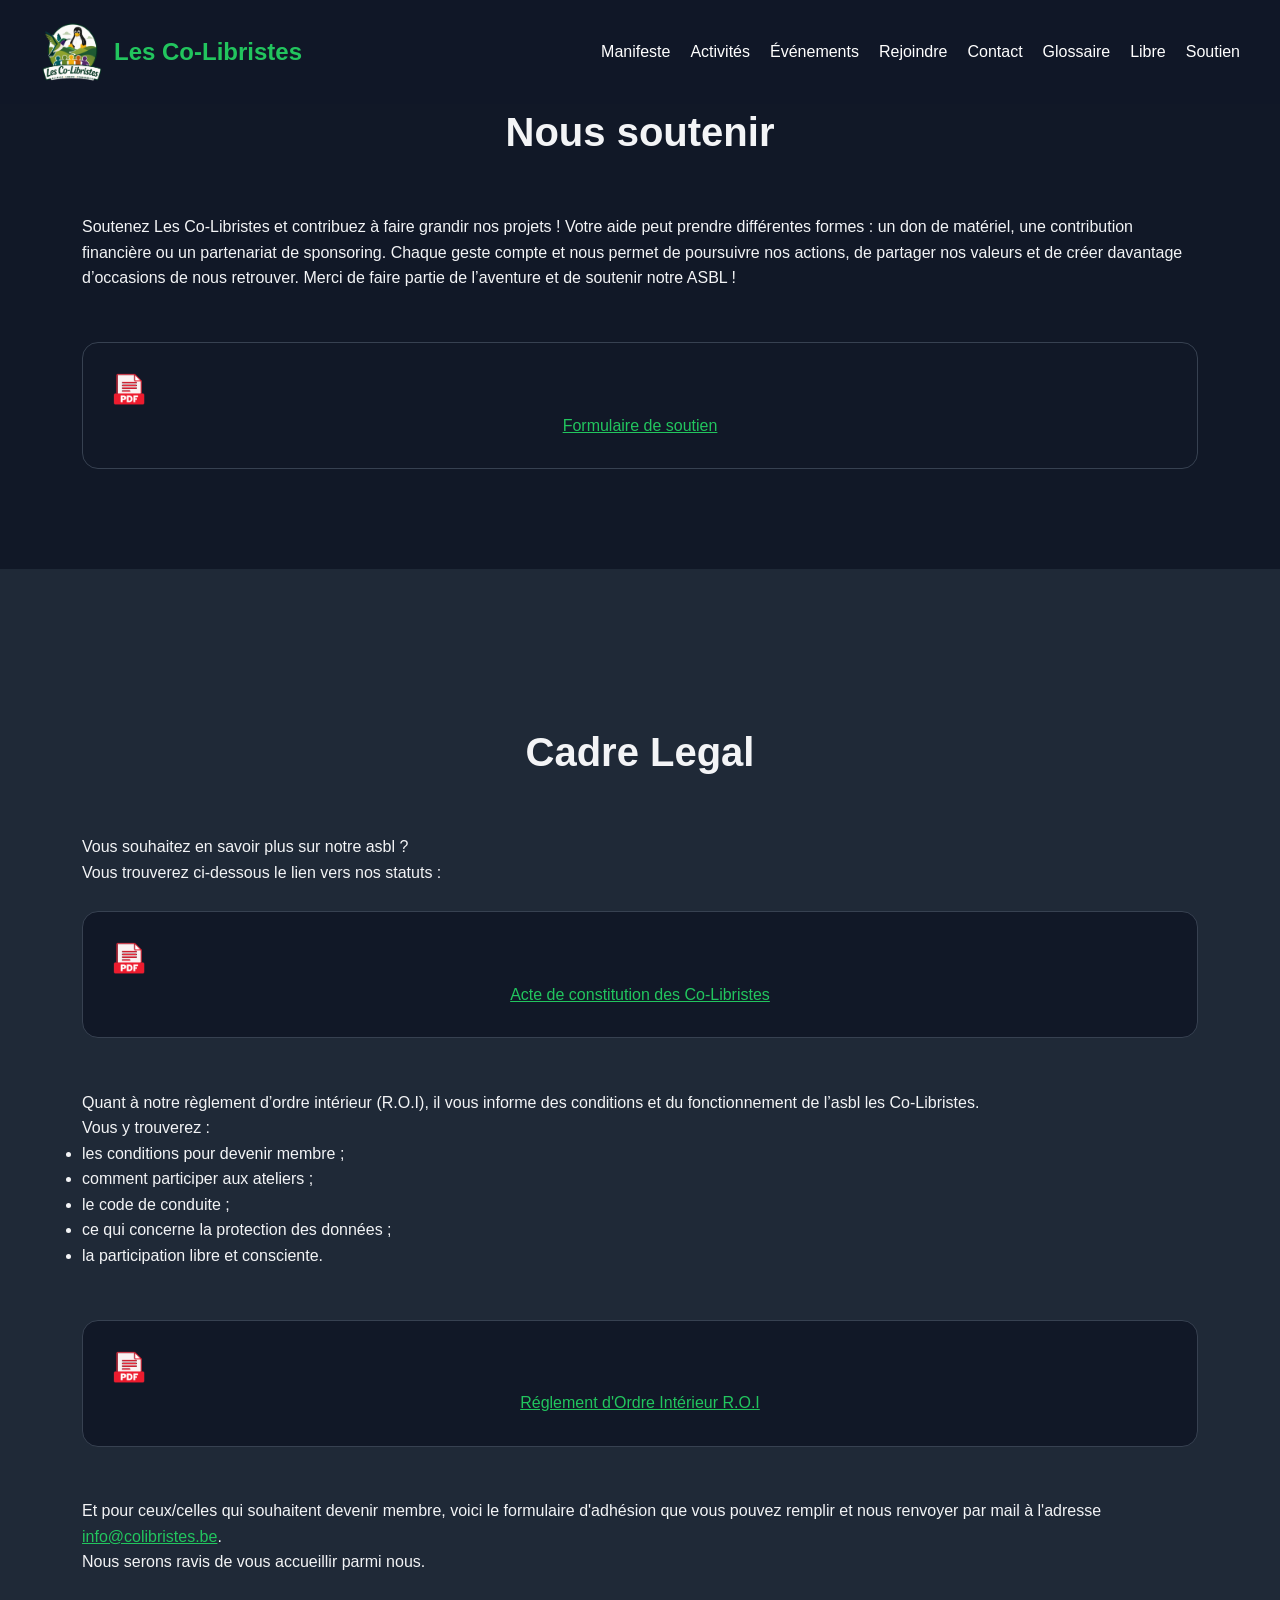
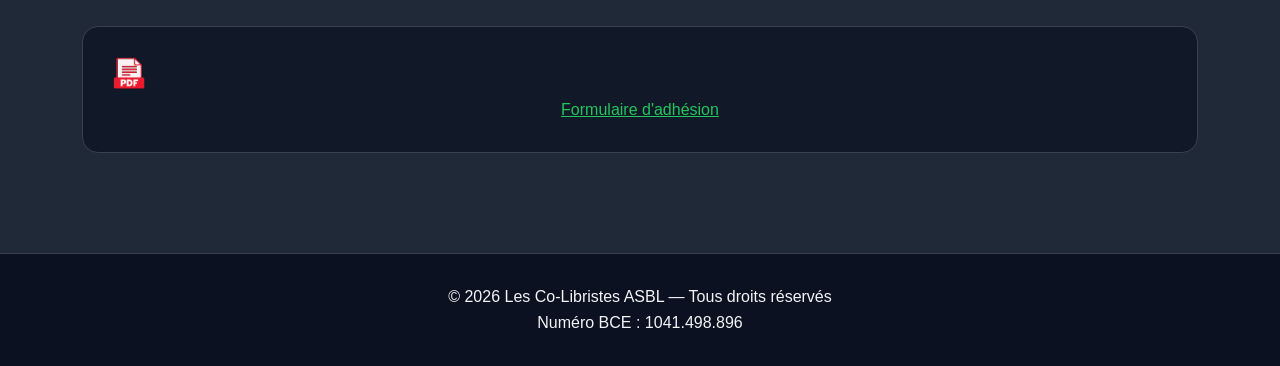
<file: cadre.html>
<!-- index.html -->
<!DOCTYPE html>
<html lang="fr">
<head>
    <meta charset="UTF-8">
    <meta name="viewport" content="width=device-width, initial-scale=1.0">
    <title>Les Co-Libristes ASBL</title>
    <link rel="icon" type="image/x-icon" href="img/icons8-linux-48.png">

    <link rel="stylesheet" href="style.css">
    <script src="script.js"></script>
</head>
<body>
    <header>
        <div include-html="menu.html"></div>
    </header>

    <section class="section">
        <div class="container">
            <h2>Nous soutenir</h2>
            <p>Soutenez Les Co-Libristes et contribuez à faire grandir nos projets ! Votre aide peut prendre différentes formes : un don de matériel, une contribution financière ou un partenariat de sponsoring. Chaque geste compte et nous permet de poursuivre nos actions, de partager nos valeurs et de créer davantage d’occasions de nous retrouver. Merci de faire partie de l’aventure et de soutenir notre ASBL !
            </p>
            <br><br>
             <div class="card">
                    <img src="img/pdf.png" width="32" alt="Fichier PDF">
                    <p align="center"><a href="doc/form_soutien.pdf" target="_blank">Formulaire de soutien </a></p>
            </div>

    </section>
    
    <section class="section alt">
        <div class="container">
            <br><br>
            <h2>Cadre Legal</h2>
            <p>Vous souhaitez en savoir plus sur notre asbl ?</p>
            <p>Vous trouverez ci-dessous le lien vers nos statuts :</p>
            <br>
            <div class="card">
                <img src="img/pdf.png" width="32" alt="Fichier PDF">
                <p align="center"><a href="doc/stat_Colibristes.pdf" target="_blank">Acte de constitution des Co-Libristes</a></p>
            </div>
            <br><br>
            <p>
                Quant à notre règlement d’ordre intérieur (R.O.I), il vous informe des conditions et du
                fonctionnement de l’asbl les Co-Libristes.<br>
                Vous y trouverez :
                <ul>
                    <li>les conditions pour devenir membre ;</li>
                    <li>comment participer aux ateliers ;</li>
                    <li>le code de conduite ;</li>
                    <li>ce qui concerne la protection des données ;</li>
                    <li>la participation libre et consciente.</li>
                </ul>
            </p>
            <br><br>
             <div class="card" id="roi">
                    <img src="img/pdf.png" width="32" alt="Fichier PDF">
                    <p align="center"><a href="doc/roi.pdf" target="_blank">Réglement d'Ordre Intérieur R.O.I </a></p>
            </div>
            <br><br>
            <p>Et pour ceux/celles qui souhaitent devenir membre, voici le formulaire d'adhésion que vous pouvez remplir et nous renvoyer par mail à l'adresse <a href="mailto:info@colibristes.be">info@colibristes.be</a>.<br>
            Nous serons ravis de vous accueillir parmi nous.</p>

            <br><br>
             <div class="card">
                    <img src="img/pdf.png" width="32" alt="Fichier PDF">
                    <p align="center"><a href="doc/form_adhesion.pdf" target="_blank">Formulaire d'adhésion </a></p>
            </div>
        </div>
    </section>
    
    <div include-html="footer.html"></div>
    <script>includeHTML();</script>
</body>
</file>
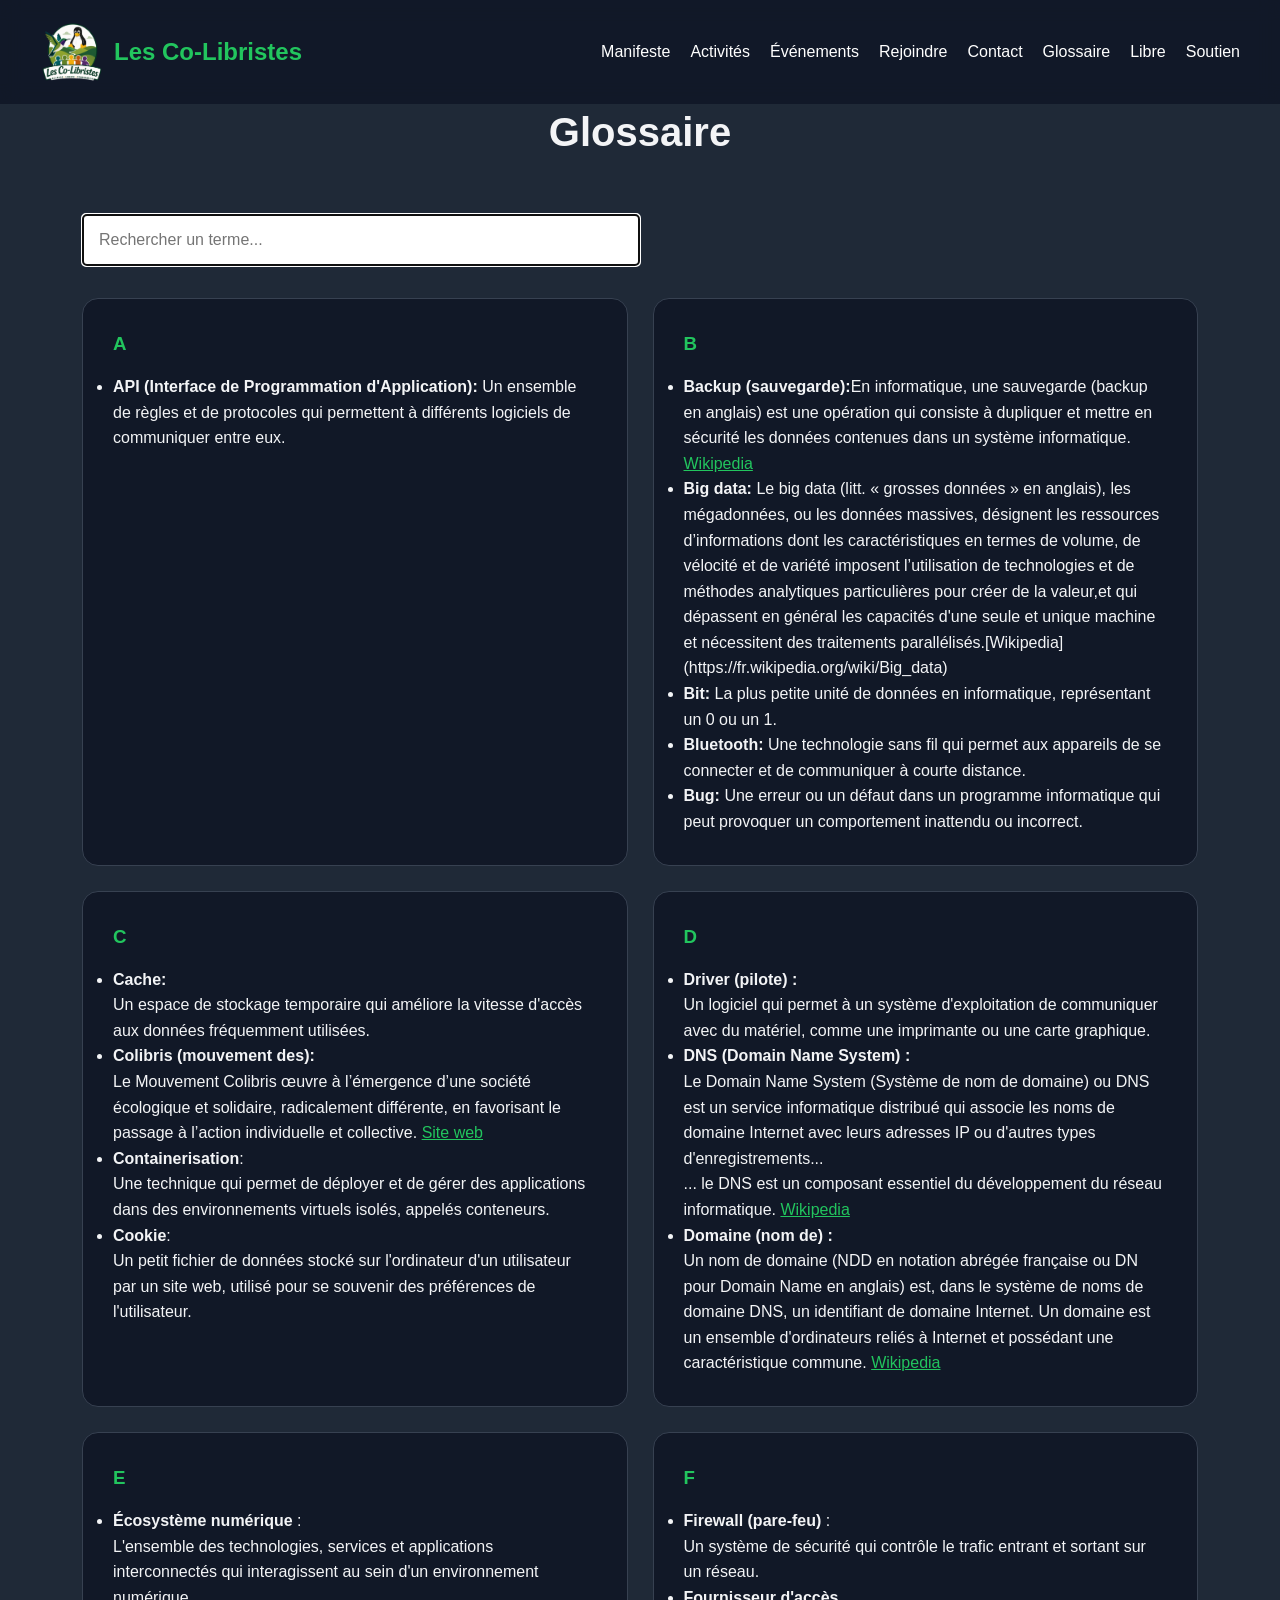
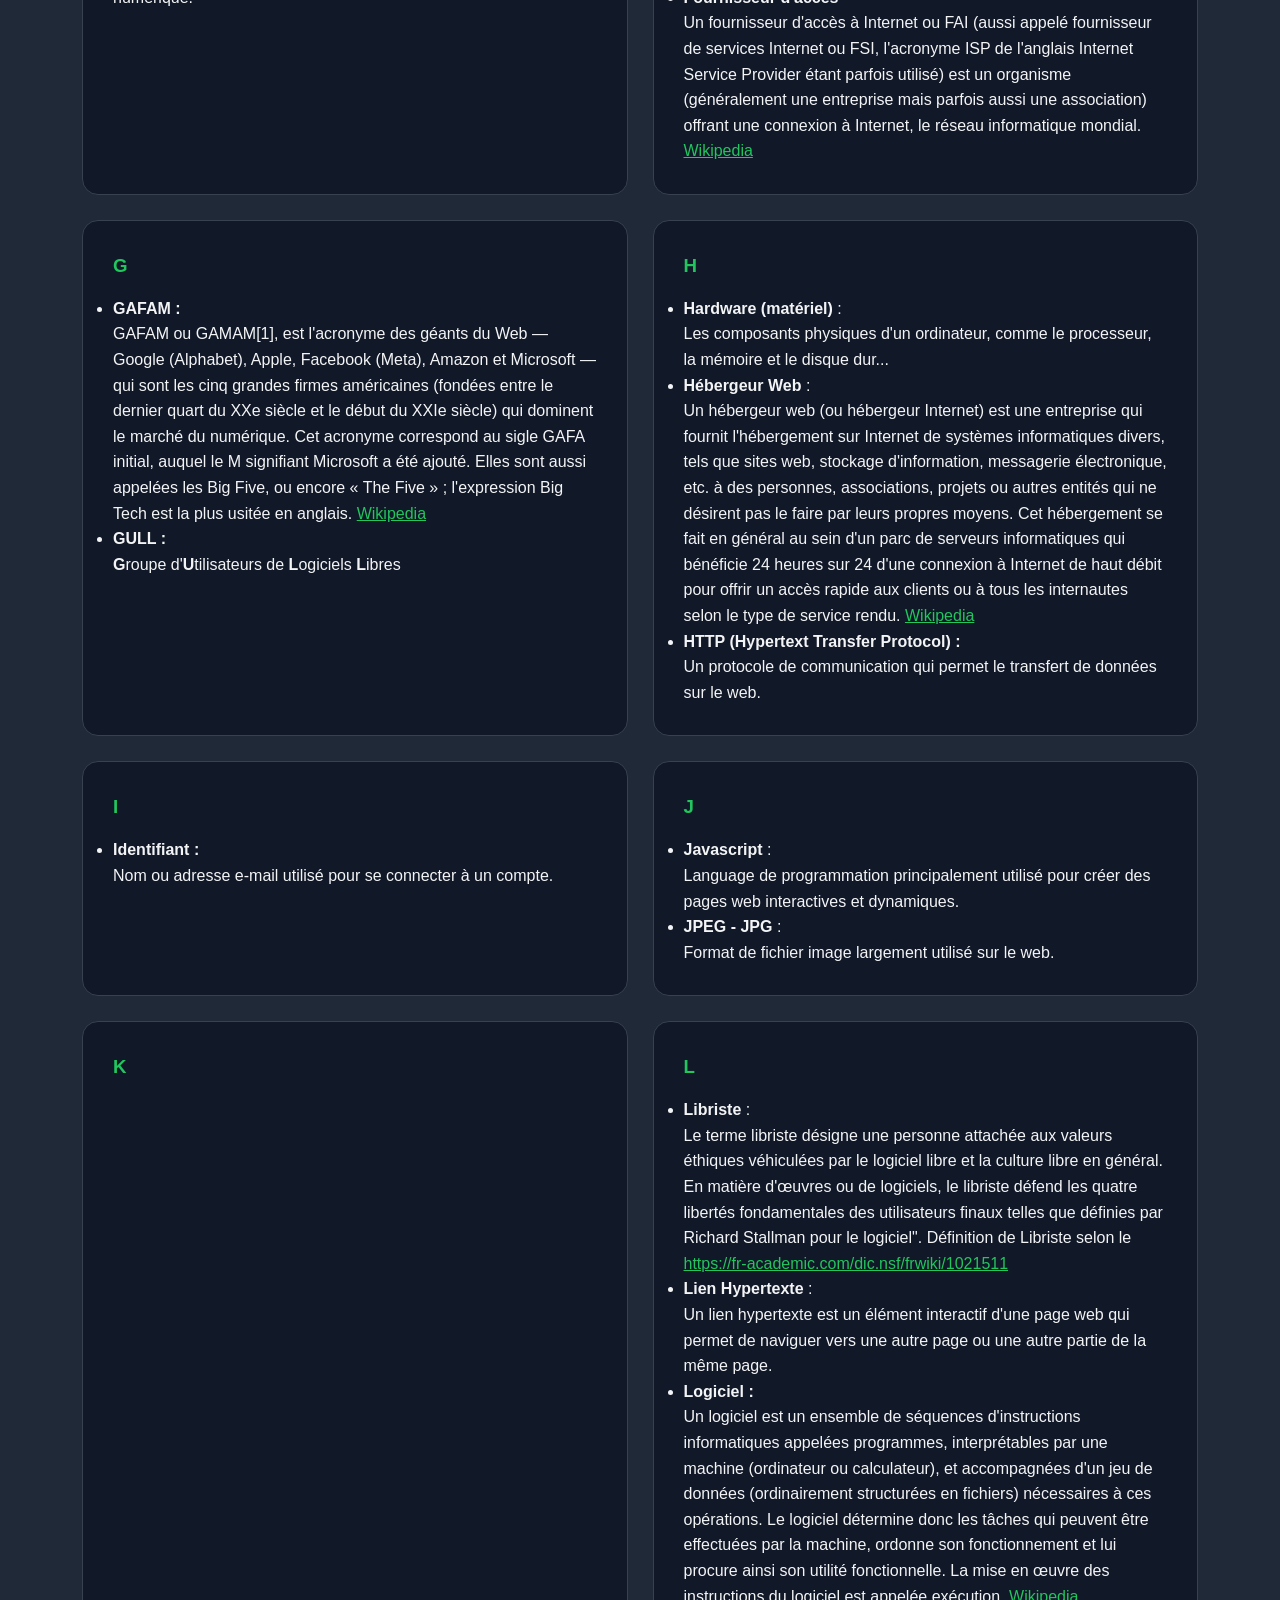
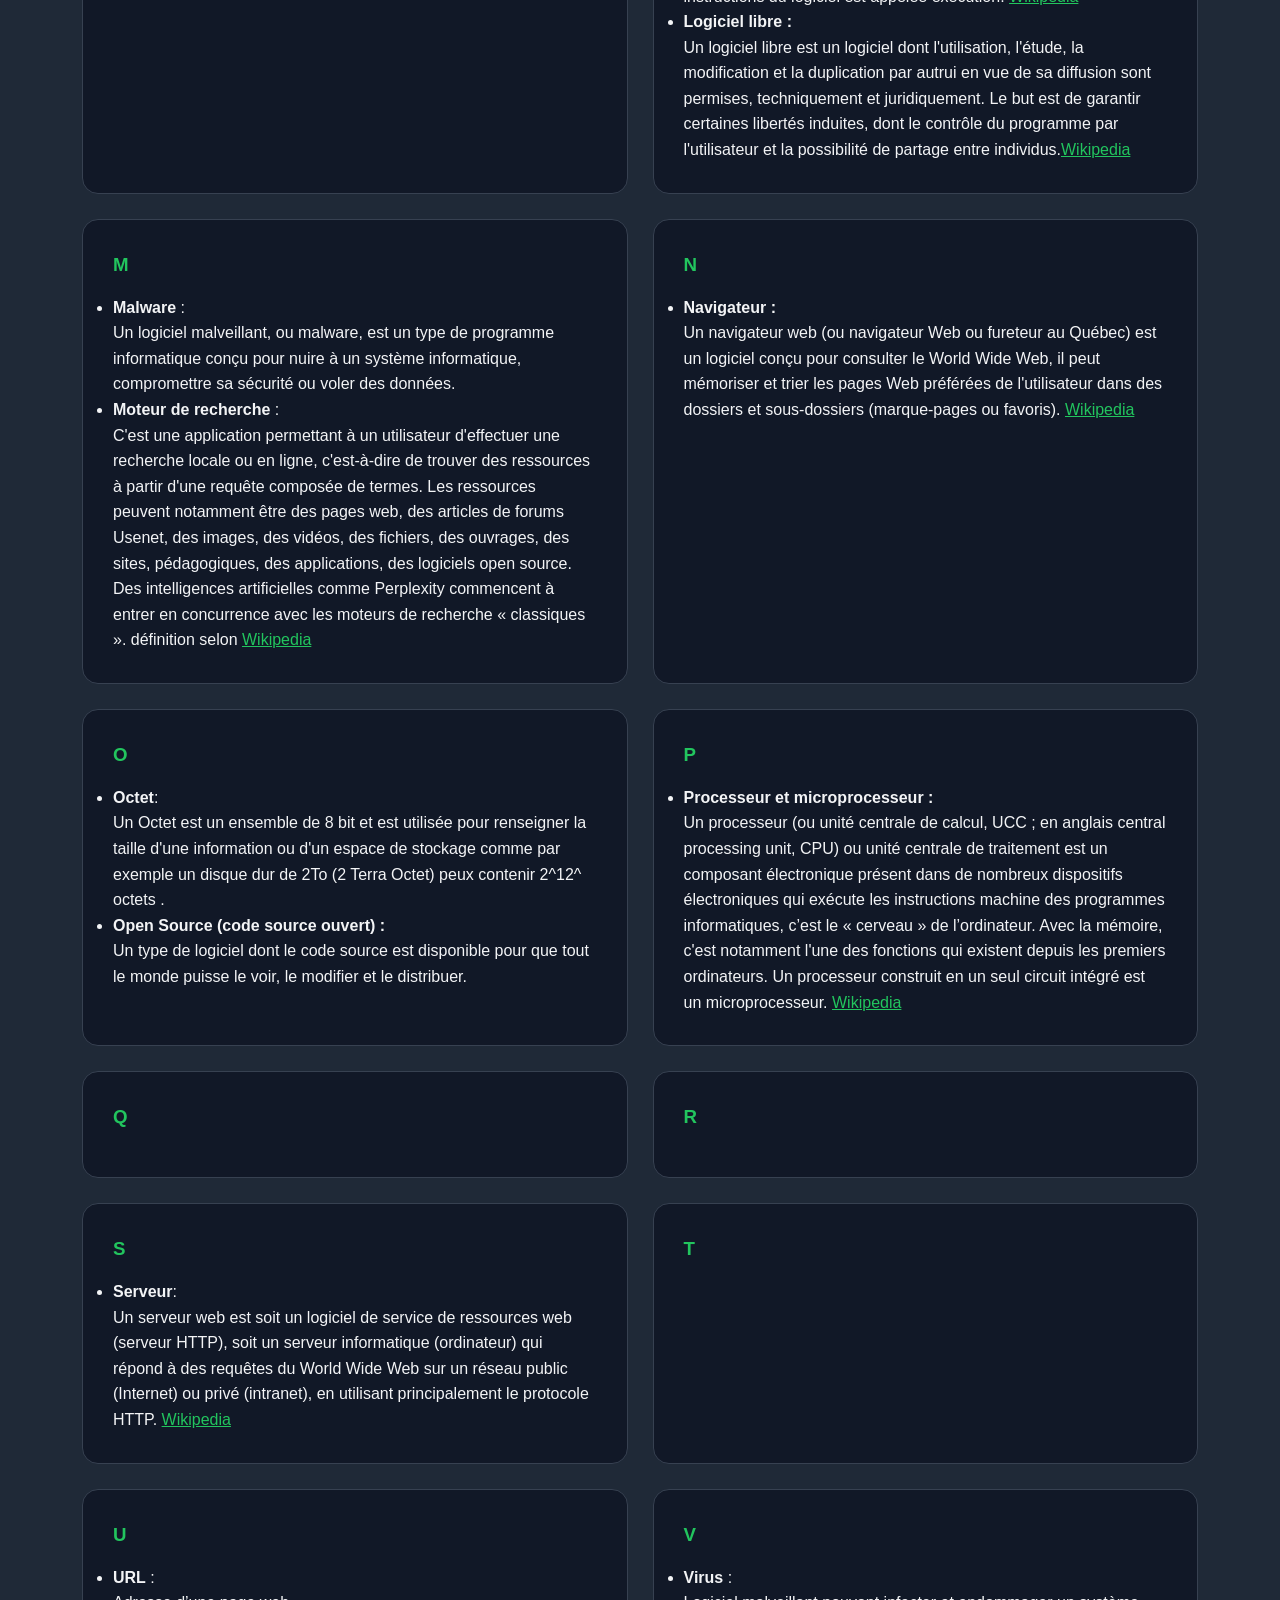
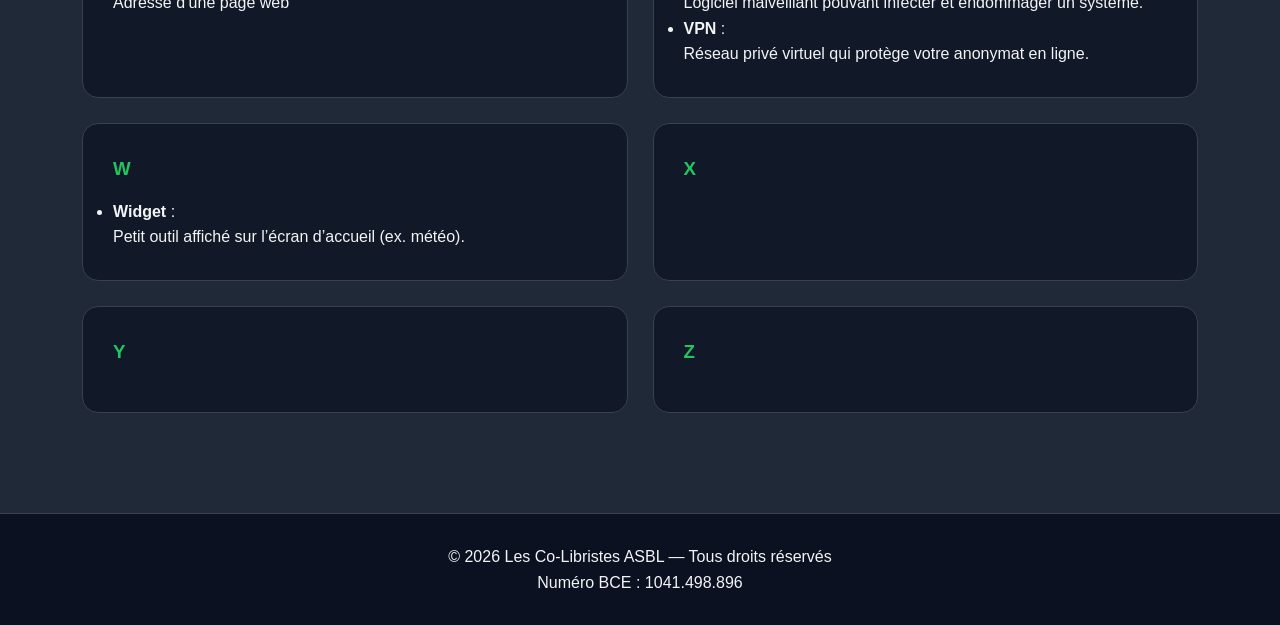
<file: glossaire.html>
<!-- index.html -->
<!DOCTYPE html>
<html lang="fr">
<head>
    <meta charset="UTF-8">
    <meta name="viewport" content="width=device-width, initial-scale=1.0">
    <title>Les Co-Libristes ASBL</title>
    <link rel="icon" type="image/x-icon" href="img/icons8-linux-48.png">

    <link rel="stylesheet" href="style.css">
    <script src="script.js"></script>
</head>
<body>

    <!-- HEADER -->
    <header class="hero3">
        <div include-html="menu.html"></div>
    </header>

    <!-- Glossaire -->
    <section id="about" class="section alt">
        <div class="container">
            <h2>Glossaire</h2>
              <div class="search-container">
                <input type="text" id="glossary-search" placeholder="Rechercher un terme..." aria-label="Rechercher dans le glossaire" autofocus>
            </div>

            <div class="content-grid-large">
                <div class="card">
                    <h3>A</h3>
                    <ul>
                        <li><strong>API (Interface de Programmation d'Application):</strong> Un ensemble de règles et de protocoles qui permettent à différents logiciels de communiquer entre eux.</li>
                    </ul>
                </div>
                 <div class="card">
                    <h3>B</h3>
                    <ul>
                        <li><strong>Backup (sauvegarde):</strong>En informatique, une sauvegarde (backup en anglais) est une opération qui consiste à dupliquer et mettre en sécurité les données contenues dans un système informatique. <a href="https://fr.wikipedia.org/wiki/Sauvegarde_%28informatique%29">Wikipedia</a></li>
                        <li><strong>Big data: </strong> Le big data (litt. « grosses données » en anglais), les mégadonnées, ou les données massives, désignent les ressources d’informations dont les caractéristiques en termes de volume, de vélocité et de variété imposent l’utilisation de technologies et de méthodes analytiques particulières pour créer de la valeur,et qui dépassent en général les capacités d'une seule et unique machine et nécessitent des traitements parallélisés.[Wikipedia](https://fr.wikipedia.org/wiki/Big_data) </li>
                        <li><strong>Bit:</strong> La plus petite unité de données en informatique, représentant un 0 ou un 1. </li>
                        <li><strong>Bluetooth: </strong>Une technologie sans fil qui permet aux appareils de se connecter et de communiquer à courte distance. </li>
                        <li><strong>Bug:</strong> Une erreur ou un défaut dans un programme informatique qui peut provoquer un comportement inattendu ou incorrect.</li>
                    </ul>
                </div>
                 <div class="card">
                    <h3>C</h3>
                    <ul>
                        <li><strong>Cache:</strong><br>
                        Un espace de stockage temporaire qui améliore la vitesse d'accès aux données fréquemment utilisées.</li>
                        <li><strong>Colibris (mouvement des):</strong><br>
                        Le Mouvement Colibris œuvre à l’émergence d’une société écologique et solidaire, radicalement différente, en favorisant le passage à l’action individuelle et collective. <a href="https://www.colibris-lemouvement.org/" target="_blank">Site web</a></li>
                        <li><strong>Containerisation</strong>:<br>
                        Une technique qui permet de déployer et de gérer des applications dans des environnements virtuels isolés, appelés conteneurs.</li>
                        <li><strong>Cookie</strong>:<br>
                        Un petit fichier de données stocké sur l'ordinateur d'un utilisateur par un site web, utilisé pour se souvenir des préférences de l'utilisateur.</li>
                    </ul>
                </div>
                 <div class="card">
                    <h3>D</h3>
                    <ul>
                        <li><strong>Driver (pilote) :</strong><br>
                        Un logiciel qui permet à un système d'exploitation de communiquer avec du matériel, comme une imprimante ou une carte graphique.</li>
                        <li><strong>DNS (Domain Name System) :</strong><br>
                        Le Domain Name System (Système de nom de domaine) ou DNS est un service informatique distribué qui associe les noms de domaine Internet avec leurs adresses IP ou d'autres types d'enregistrements...<br>
                        ... le DNS est un composant essentiel du développement du réseau informatique. <a href="https://fr.wikipedia.org/wiki/Domain_Name_System">Wikipedia</a></li>
                        <li><strong>Domaine (nom de) :</strong><br>
                        Un nom de domaine (NDD en notation abrégée française ou DN pour Domain Name en anglais) est, dans le système de noms de domaine DNS, un identifiant de domaine Internet. Un domaine est un ensemble d'ordinateurs reliés à Internet et possédant une caractéristique commune. <a href="https://fr.wikipedia.org/wiki/Nom_de_domaine">Wikipedia</a></li>
                    </ul>
                </div>
                 <div class="card">
                    <h3>E</h3>
                    <ul>
                        <li><strong>Écosystème numérique</strong> :<br>
                        L'ensemble des technologies, services et applications interconnectés qui interagissent au sein d'un environnement numérique.</li>
                    </ul>
                </div>
                 <div class="card">
                    <h3>F</h3>
                    <ul>
                        <li><strong>Firewall (pare-feu)</strong> :<br>
                        Un système de sécurité qui contrôle le trafic entrant et sortant sur un réseau.</li>
                        <li><strong>Fournisseur d'accès</strong><br>
                        Un fournisseur d'accès à Internet ou FAI (aussi appelé fournisseur de services Internet ou FSI, l'acronyme ISP de l'anglais Internet Service Provider étant parfois utilisé) est un organisme (généralement une entreprise mais parfois aussi une association) offrant une connexion à Internet, le réseau informatique mondial. <a href="https://fr.wikipedia.org/wiki/Fournisseur_d%27acc%C3%A8s_%C3%A0_Internet">Wikipedia</a></li>
                    </ul>
                </div>
                 <div class="card">
                    <h3>G</h3>
                    <ul>
                        <li><strong>GAFAM :</strong><br>
                        GAFAM ou GAMAM[1], est l'acronyme des géants du Web — Google (Alphabet), Apple, Facebook (Meta), Amazon et Microsoft — qui sont les cinq grandes firmes américaines (fondées entre le dernier quart du XXe siècle et le début du XXIe siècle) qui dominent le marché du numérique. Cet acronyme correspond au sigle GAFA initial, auquel le M signifiant Microsoft a été ajouté. Elles sont aussi appelées les Big Five, ou encore « The Five » ; l'expression Big Tech est la plus usitée en anglais. <a href="https://fr.wikipedia.org/wiki/GAFAM">Wikipedia</a></li>
                        <li><strong>GULL :</strong><br>
                        <strong>G</strong>roupe d'<strong>U</strong>tilisateurs de <strong>L</strong>ogiciels <strong>L</strong>ibres
                    </ul>
                </div>
                <div class="card">
                    <h3>H</h3>
                    <ul>
                        <li><strong>Hardware (matériel)</strong> :<br>
                        Les composants physiques d'un ordinateur, comme le processeur, la mémoire et le disque dur...</li>
                        <li><strong>Hébergeur Web</strong> :<br>
                        Un hébergeur web (ou hébergeur Internet) est une entreprise qui fournit l'hébergement sur Internet de systèmes informatiques divers, tels que sites web, stockage d'information, messagerie électronique, etc. à des personnes, associations, projets ou autres entités qui ne désirent pas le faire par leurs propres moyens. Cet hébergement se fait en général au sein d'un parc de serveurs informatiques qui bénéficie 24 heures sur 24 d'une connexion à Internet de haut débit pour offrir un accès rapide aux clients ou à tous les internautes selon le type de service rendu. <a href="https:/fr.wikipedia.org/wiki/H%C3%A9bergeur_web">Wikipedia</a></li>
                        <li><strong>HTTP (Hypertext Transfer Protocol) :</strong><br>
                        Un protocole de communication qui permet le transfert de données sur le web.</li>
                    </ul>
                </div>
                 <div class="card">
                    <h3>I</h3>
                        <ul>
                            <li><strong>Identifiant :</strong><br>
                            Nom ou adresse e-mail utilisé pour se connecter à un compte.</li>
                        </ul>
                </div>
                 <div class="card">
                    <h3>J</h3>
                        <ul>
                            <li><strong>Javascript</strong> :<br>
                            Language de programmation principalement utilisé pour créer des pages web interactives et dynamiques.</li>
                            <li><strong>JPEG - JPG </strong> :<br>
                            Format de fichier image largement utilisé sur le web.</li>
                        </ul>
                </div>
                <div class="card">
                    <h3>K</h3>
                    <p>
                    
                    </p>
                </div>
                <div class="card">
                    <h3>L</h3>
                    <ul>
                        <li><strong>Libriste</strong> :<br>
                        Le terme libriste désigne une personne attachée aux valeurs éthiques véhiculées par le logiciel libre et la culture libre en général. En matière d'œuvres ou de logiciels, le libriste défend les quatre libertés fondamentales des utilisateurs finaux telles que définies par Richard Stallman pour le logiciel". Définition de Libriste selon le <a href="https://fr-academic.com/dic.nsf/frwiki/1021511">https://fr-academic.com/dic.nsf/frwiki/1021511</a></li>

                        <li><strong>Lien Hypertexte</strong> :<br>
                        Un lien hypertexte est un élément interactif d'une page web qui permet de naviguer vers une autre page ou une autre partie de la même page.</li>

                        <li><strong>Logiciel :</strong><br>
                        Un logiciel est un ensemble de séquences d'instructions informatiques appelées programmes, interprétables par une machine (ordinateur ou calculateur), et accompagnées d'un jeu de données (ordinairement structurées en fichiers) nécessaires à ces opérations. Le logiciel détermine donc les tâches qui peuvent être effectuées par la machine, ordonne son fonctionnement et lui procure ainsi son utilité fonctionnelle. La mise en œuvre des instructions du logiciel est appelée exécution. <a href="https://fr.wikipedia.org/wiki/Logiciel">Wikipedia</a></li>
                    
                        <li><strong>Logiciel libre :</strong><br>
                        Un logiciel libre est un logiciel dont l'utilisation, l'étude, la modification et la duplication par autrui en vue de sa diffusion sont permises, techniquement et juridiquement. Le but est de garantir certaines libertés induites, dont le contrôle du programme par l'utilisateur et la possibilité de partage entre individus.<a href="https://fr.wikipedia.org/wiki/Logiciel_libre">Wikipedia</a></li>

                    </ul>
                </div>
                <div class="card">
                    <h3>M</h3>
                    <ul>
                        <li><strong>Malware</strong> :<br>
                        Un logiciel malveillant, ou malware, est un type de programme informatique conçu pour nuire à un système informatique, compromettre sa sécurité ou voler des données.</li>
                        
                        <li><strong>Moteur de recherche</strong> :<br>
                        C'est une application permettant à un utilisateur d'effectuer une recherche locale ou en ligne, c'est-à-dire de trouver des ressources à partir d'une requête composée de termes. Les ressources peuvent notamment être des pages web, des articles de forums Usenet, des images, des vidéos, des fichiers, des ouvrages, des sites, pédagogiques, des applications, des logiciels open source. Des intelligences artificielles comme Perplexity commencent à entrer en concurrence avec les moteurs de recherche « classiques ». définition selon <a href="https://fr.wikipedia.org/wiki/Moteur_de_recherche">Wikipedia</a></li>

                    </ul>
                </div>
                <div class="card">
                    <h3>N</h3>
                    <ul>
                        <li><strong>Navigateur :</strong><br>
                        Un navigateur web (ou navigateur Web ou fureteur au Québec) est un logiciel conçu pour consulter le World Wide Web, il peut mémoriser et trier les pages Web préférées de l'utilisateur dans des dossiers et sous-dossiers (marque-pages ou favoris). <a href="https://fr.wikipedia.org/wiki/Navigateur_web">Wikipedia</a></li>
                    </ul>
                </div>
                <div class="card">
                    <h3>O</h3>
                    <ul>
                        <li><strong>Octet</strong>:<br>
                        Un Octet est un ensemble de 8 bit et est utilisée pour renseigner la taille d'une information ou d'un espace de stockage comme par exemple un disque dur de 2To (2 Terra Octet) peux contenir 2^12^ octets .</li>
                        <li><strong>Open Source (code source ouvert) :</strong><br>
                        Un type de logiciel dont le code source est disponible pour que tout le monde puisse le voir, le modifier et le distribuer.</li>
                    </ul>
                </div>
                <div class="card">
                    <h3>P</h3>
                    <ul>
                        <li><strong>Processeur et microprocesseur :</strong><br>
                        Un processeur (ou unité centrale de calcul, UCC ; en anglais central processing unit, CPU) ou unité centrale de traitement est un composant électronique présent dans de nombreux dispositifs électroniques qui exécute les instructions machine des programmes informatiques, c’est le « cerveau » de l’ordinateur. Avec la mémoire, c'est notamment l'une des fonctions qui existent depuis les premiers ordinateurs. Un processeur construit en un seul circuit intégré est un microprocesseur. <a href="https://fr.wikipedia.org/wiki/Processeur">Wikipedia</a></li>
                    </ul>
                </div>
                <div class="card">
                    <h3>Q</h3>
                    <p>
                        
                    </p>
                </div>
                <div class="card">
                    <h3>R</h3>
                    <p>
                        
                    </p>
                </div>
                <div class="card">
                    <h3>S</h3>
                    <ul>
                        <li><strong>Serveur</strong>:<br>
                        Un serveur web est soit un logiciel de service de ressources web (serveur HTTP), soit un serveur informatique (ordinateur) qui répond à des requêtes du World Wide Web sur un réseau public (Internet) ou privé (intranet), en utilisant principalement le protocole HTTP. <a href="https://fr.wikipedia.org/wiki/Serveur_web">Wikipedia</a></li>
                    </ul>
                </div>
                <div class="card">
                    <h3>T</h3>
                    <p>
                        
                    </p>
                </div>
                <div class="card">
                    <h3>U</h3>
                    <ul>
                        <li><strong>URL</strong> :<br>
                        Adresse d’une page web</li>
                    </ul>
                </div>
                <div class="card">
                    <h3>V</h3>
                    <ul>
                        <li><strong>Virus</strong> :<br>
                        Logiciel malveillant pouvant infecter et endommager un système.</li>

                        <li><strong>VPN</strong> :<br>
                        Réseau privé virtuel qui protège votre anonymat en ligne.</li>
                    </ul>

                </div>
                <div class="card">
                    <h3>W</h3>
                    <ul>
                        <li><strong>Widget</strong> :<br>
                        Petit outil affiché sur l’écran d’accueil (ex. météo). </li>

                    </ul>
                </div>
                <div class="card">
                    <h3>X</h3>
                    <p>
                        
                    </p>
                </div>
                <div class="card">
                    <h3>Y</h3>
                    <p>
                        
                    </p>
                </div>
                <div class="card">
                    <h3>Z</h3>
                    <p>
                        
                    </p>
                </div>
            </div>
        </div>
    </section>

    <div include-html="footer.html"></div>
    <script>includeHTML();</script>
</body>
</html>
</file>
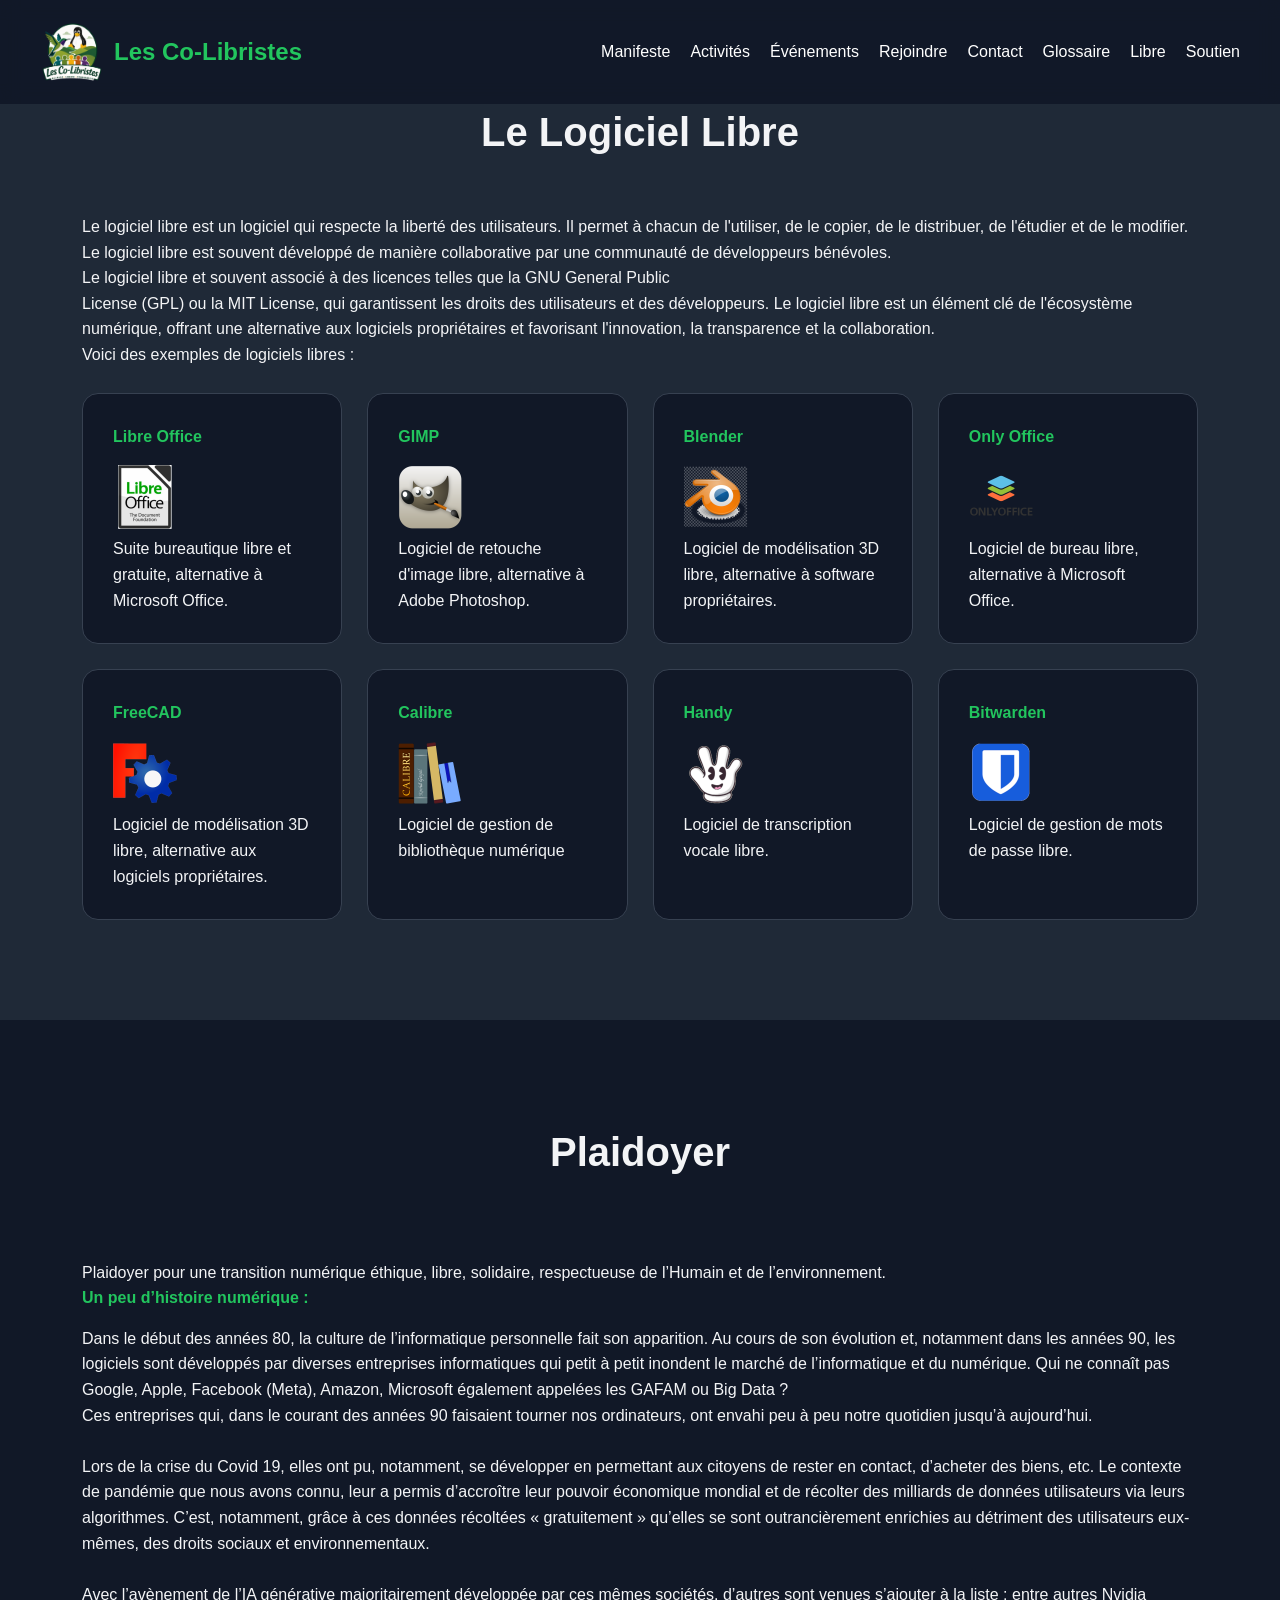
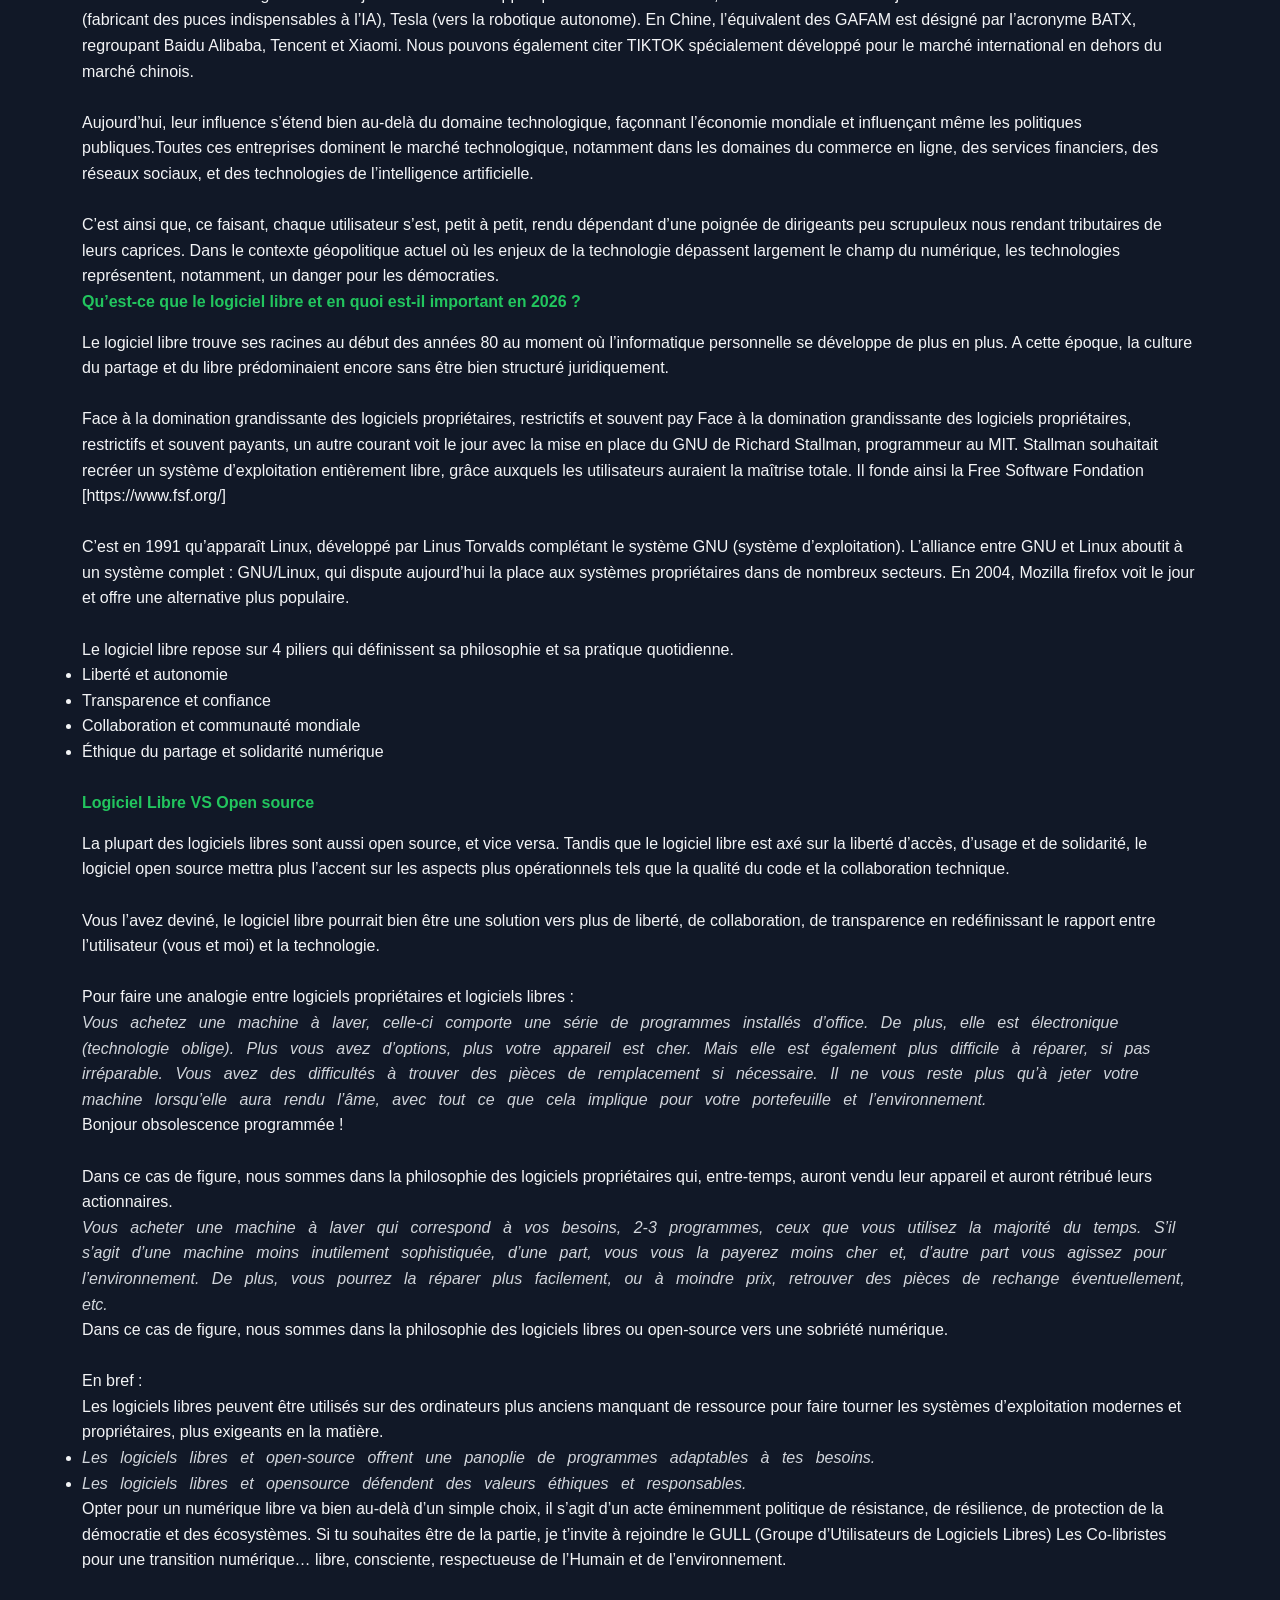
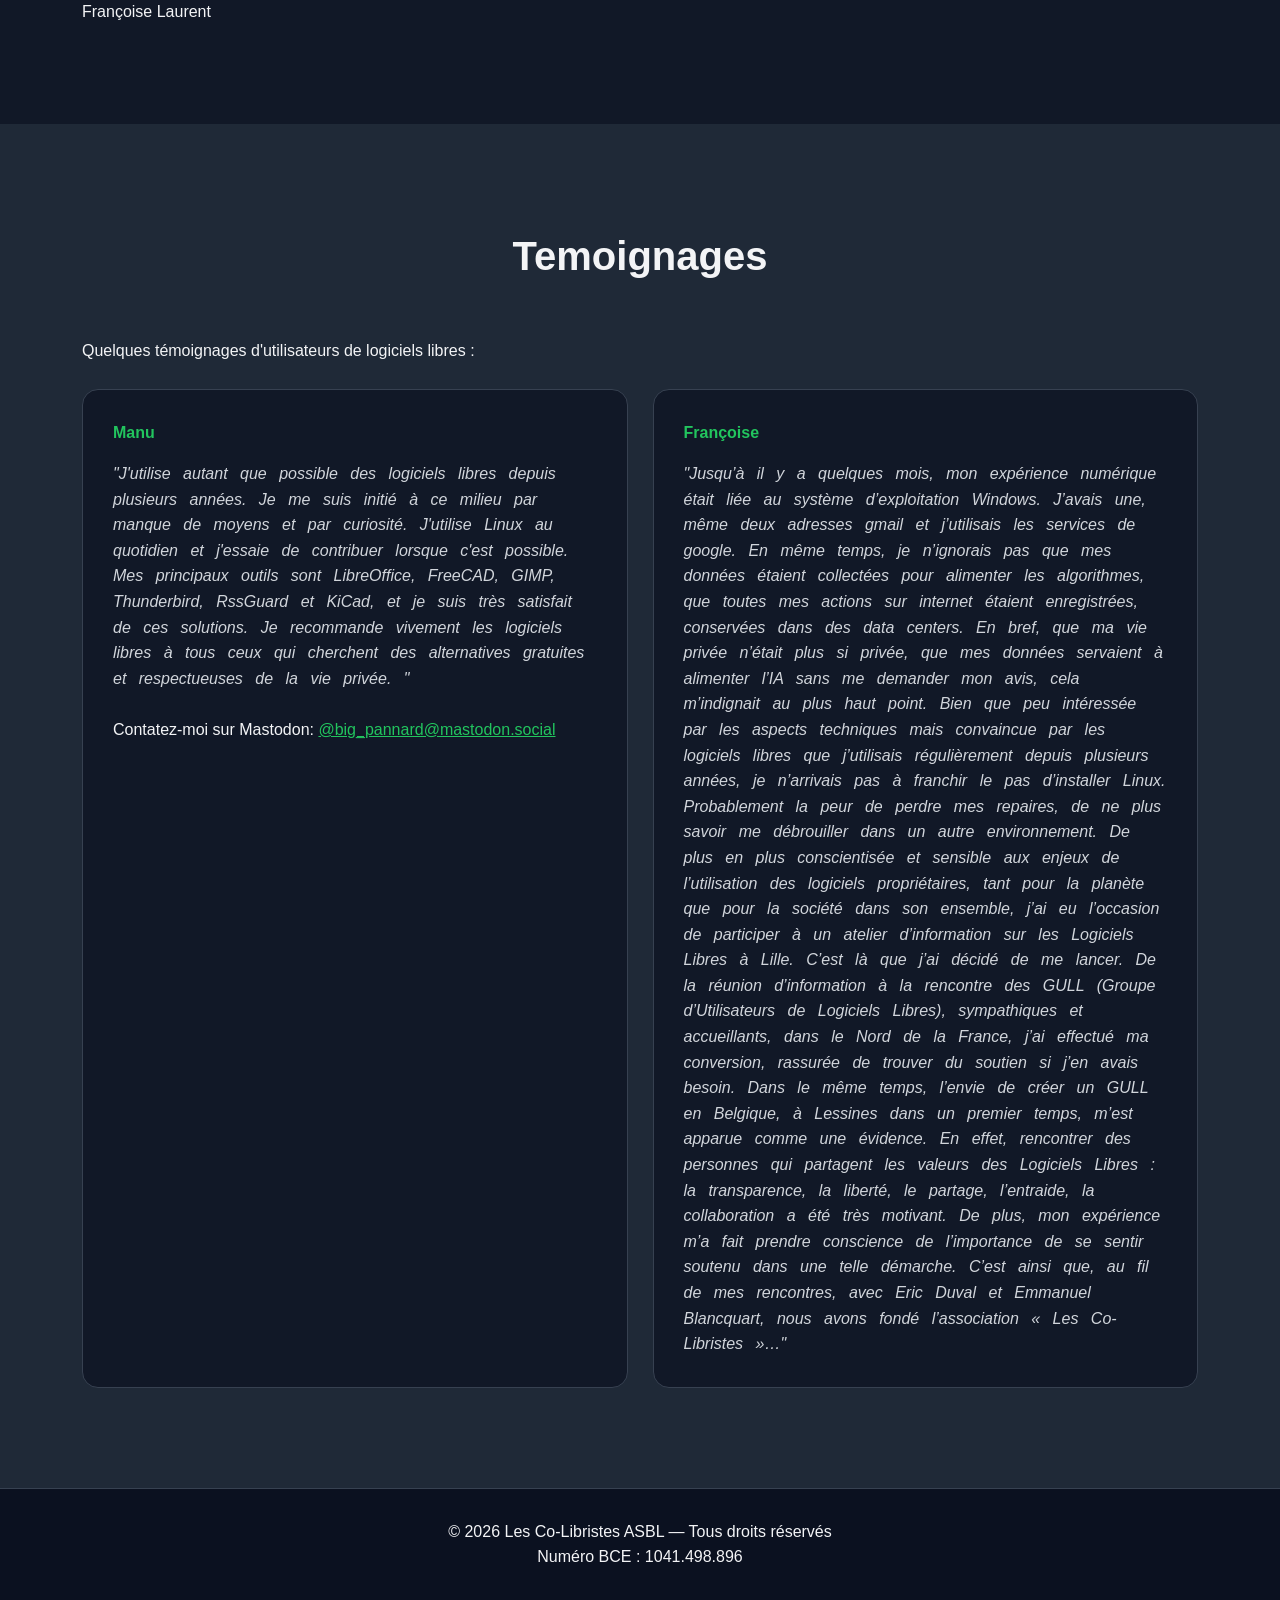
<file: libre.html>
<!-- index.html -->
<!DOCTYPE html>
<html lang="fr">
<head>
    <meta charset="UTF-8">
    <meta name="viewport" content="width=device-width, initial-scale=1.0">
    <title>Les Co-Libristes ASBL</title>
    <link rel="icon" type="image/x-icon" href="img/icons8-linux-48.png">

    <link rel="stylesheet" href="style.css">
    <script src="script.js"></script>
</head>
<body>
    <header>
        <div include-html="menu.html"></div>
    </header>
    
    <section class="section alt">
        <div class="container">
            <h2>Le Logiciel Libre</h2>
            <p>Le logiciel libre est un logiciel qui respecte la liberté des utilisateurs. Il permet à chacun de l'utiliser, de le copier, de le distribuer, de l'étudier et de le modifier. Le logiciel libre est souvent développé de manière collaborative par une communauté de développeurs bénévoles.</p>
            <p>Le logiciel libre et souvent associé à des licences telles que la GNU General Public</p>
            <p>License (GPL) ou la MIT License, qui garantissent les droits des utilisateurs et des développeurs. Le logiciel libre est un élément clé de l'écosystème numérique, offrant une alternative aux logiciels propriétaires et favorisant l'innovation, la transparence et la collaboration.</p>
            <p>
                Voici des exemples de logiciels libres :<br>
                <br>
            </p>
            <div class="content-grid">
                <div class="card">
                  <h4>Libre Office</h4>
                    <a href="https://fr.libreoffice.org/" target="_blank"> 
                    <img class="card-image" src="img/libre-office-512.png" alt="Libre Office"> </a>
                    <p>Suite bureautique libre et gratuite, alternative à Microsoft Office.</p>
                </div>
                <div class="card">
                    <h4>GIMP</h4>
                    <a href="https://www.gimp.org/" target="_blank"> 
                    <img class="card-image" src="img/gimp-icone-512.png" alt="Gimp"> </a>
                    <p>Logiciel de retouche d'image libre, alternative à Adobe Photoshop.</p>
                </div>
                <div class="card">
                    <h4>Blender</h4>
                    <a href="https://www.blender.org/" target="_blank"> 
                    <img class="card-image" src="img/blender-icone-512.png" alt="Blender"> </a>
                    <p>Logiciel de modélisation 3D libre, alternative à software propriétaires.</p>
                </div>
                <div class="card">
                  <h4>Only Office</h4>
                  <a href="https://www.onlyoffice.com/fr" target="_blank"> 
                    <img class="card-image" src="img/only-office-logo-512.png" alt="Only Office"> </a>
                  <p>Logiciel de bureau libre, alternative à Microsoft Office.</p>
                </div>

                <div class="card">
                  <h4>FreeCAD</h4>
                  <a href="https://www.freecad.org/?lang=fr_FR" target="_blank"> 
                    <img class="card-image" src="img/freecad-icone-512.png" alt="FreeCAD"> </a>
                  <p>Logiciel de modélisation 3D libre, alternative aux logiciels propriétaires.</p>
                </div>
                <div class="card">
                    <h4>Calibre</h4>
                    <a href="https://calibre-ebook.com/fr" target="_blank"> 
                    <img class="card-image" src="img/Calibre-logo-512.png" alt="FreeCAD"> </a>
                        <p>Logiciel de gestion de bibliothèque numérique</p>
                </div>
                <div class="card">
                    <h4>Handy</h4>
                    <a href="https://handy.computer/" target="_blank"> 
                    <img class="card-image" src="img/handy-icone-512.png" alt="FreeCAD"> </a>
                    <p>Logiciel de transcription vocale libre.</p>
                </div>
                <div class="card">
                  <h4>Bitwarden</h4>
                  <a href="https://bitwarden.com/" target="_blank"> 
                    <img class="card-image" src="img/bitwarden-icon-512.png" alt="Bitwarden"> </a>
                  <p>Logiciel de gestion de mots de passe libre.</p>
                </div>
            </div>
        </div>
    </section>

    <section class="section">
        <div class="container">
            <h2>Plaidoyer</h2>
            <br>
            Plaidoyer pour une transition numérique éthique, libre, solidaire, respectueuse de l’Humain et de
            l’environnement.
            <br>
            <h4>Un peu d’histoire numérique :</h4>
            <p>Dans le début des années 80, la culture de l’informatique personnelle fait son apparition. Au cours de
            son évolution et, notamment dans les années 90, les logiciels sont développés par diverses entreprises
            informatiques qui petit à petit inondent le marché de l’informatique et du numérique.
            Qui ne connaît pas Google, Apple, Facebook (Meta), Amazon, Microsoft également appelées les
            GAFAM ou Big Data ?</p>
            <p>Ces entreprises qui, dans le courant des années 90 faisaient tourner nos ordinateurs, ont envahi peu à
            peu notre quotidien jusqu’à aujourd’hui.</p>
            <br>
            <p>Lors de la crise du Covid 19, elles ont pu, notamment, se développer en permettant aux citoyens de
            rester en contact, d’acheter des biens, etc. Le contexte de pandémie que nous avons connu, leur a
            permis d’accroître leur pouvoir économique mondial et de récolter des milliards de données
            utilisateurs via leurs algorithmes. C’est, notamment, grâce à ces données récoltées « gratuitement »
            qu’elles se sont outrancièrement enrichies au détriment des utilisateurs eux-mêmes, des droits
            sociaux et environnementaux.</p>
            <br>
            <p> Avec l’avènement de l’IA générative majoritairement développée par ces mêmes sociétés, d’autres sont
            venues s’ajouter à la liste : entre autres Nvidia (fabricant des puces indispensables à l’IA), Tesla (vers la
            robotique autonome). En Chine, l’équivalent des GAFAM est désigné par l’acronyme BATX, regroupant
            Baidu Alibaba, Tencent et Xiaomi. Nous pouvons également citer TIKTOK spécialement développé pour
            le marché international en dehors du marché chinois.</p>
            <br>
            <p>Aujourd’hui, leur influence s’étend bien au-delà du domaine technologique, façonnant l’économie
            mondiale et influençant même les politiques publiques.Toutes ces entreprises dominent le marché
            technologique, notamment dans les domaines du commerce en ligne, des services financiers, des
            réseaux sociaux, et des technologies de l’intelligence artificielle.</p>
            <br>
            <p>C’est ainsi que, ce faisant, chaque utilisateur s’est, petit à petit, rendu dépendant d’une poignée de
            dirigeants peu scrupuleux nous rendant tributaires de leurs caprices.
            Dans le contexte géopolitique actuel où les enjeux de la technologie dépassent largement le champ du
            numérique, les technologies représentent, notamment, un danger pour les démocraties.</p>
            <h4>Qu’est-ce que le logiciel libre et en quoi est-il important en 2026 ?</h4>
            <p>Le logiciel libre trouve ses racines au début des années 80 au moment où l’informatique personnelle
            se développe de plus en plus. A cette époque, la culture du partage et du libre prédominaient encore
            sans être bien structuré juridiquement.</p>
            <br>
            <p>Face à la domination grandissante des logiciels propriétaires, restrictifs et souvent pay
            Face à la domination grandissante des logiciels propriétaires, restrictifs et souvent payants, un autre
            courant voit le jour avec la mise en place du GNU de Richard Stallman, programmeur au MIT. Stallman
            souhaitait recréer un système d’exploitation entièrement libre, grâce auxquels les utilisateurs auraient
            la maîtrise totale. Il fonde ainsi la Free Software Fondation [https://www.fsf.org/]</p>
            <br>
            <p>C’est en 1991 qu’apparaît Linux, développé par Linus Torvalds complétant le système GNU (système
            d’exploitation). L’alliance entre GNU et Linux aboutit à un système complet : GNU/Linux, qui dispute
            aujourd’hui la place aux systèmes propriétaires dans de nombreux secteurs. En 2004, Mozilla firefox
            voit le jour et offre une alternative plus populaire.</p>
            <br>
            <p>Le logiciel libre repose sur 4 piliers qui définissent sa philosophie et sa pratique quotidienne.</p>
            <ul>
                <li>Liberté et autonomie</li>
                <li>Transparence et confiance</li>
                <li>Collaboration et communauté mondiale</li>
                <li>Éthique du partage et solidarité numérique</li>
            </ul>
            <br>
            <h4>Logiciel Libre VS Open source</h4>
            <p>La plupart des logiciels libres sont aussi open source, et vice versa.
            Tandis que le logiciel libre est axé sur la liberté d’accès, d’usage et de solidarité, le logiciel open source
            mettra plus l’accent sur les aspects plus opérationnels tels que la qualité du code et la collaboration
            technique.</p>
            <br>
            <p>Vous l’avez deviné, le logiciel libre pourrait bien être une solution vers plus de liberté, de collaboration,
            de transparence en redéfinissant le rapport entre l’utilisateur (vous et moi) et
            la technologie.</p>
            <br>
            <p>Pour faire une analogie entre logiciels propriétaires et logiciels libres :</p>
            <p class="citation">Vous achetez une machine à laver, celle-ci comporte une série de programmes installés d’office.
            De plus, elle est électronique (technologie oblige). Plus vous avez d’options, plus votre appareil
            est cher. Mais elle est également plus difficile à réparer, si pas irréparable. Vous avez des
            difficultés à trouver des pièces de remplacement si nécessaire. Il ne vous reste plus qu’à jeter
            votre machine lorsqu’elle aura rendu l’âme, avec tout ce que cela implique pour votre
            portefeuille et l’environnement.</p> <p>Bonjour obsolescence programmée !</p>
            <br>
            <p>Dans ce cas de figure, nous sommes dans la philosophie des logiciels propriétaires qui, entre-temps,
            auront vendu leur appareil et auront rétribué leurs actionnaires.</p>
            
            <p class="citation">Vous acheter une machine à laver qui correspond à vos besoins, 2-3 programmes, ceux que
            vous utilisez la majorité du temps. S’il s’agit d’une machine moins inutilement sophistiquée,
            d’une part, vous vous la payerez moins cher et, d’autre part vous agissez pour l’environnement.
            De plus, vous pourrez la réparer plus facilement, ou à moindre prix, retrouver des pièces de
            rechange éventuellement, etc.</p>
            <p>Dans ce cas de figure, nous sommes dans la philosophie des logiciels libres ou open-source vers une
            sobriété numérique.</p>
            <br>
            
            En bref :
            <br>
            Les logiciels libres peuvent être utilisés sur des ordinateurs plus anciens manquant de ressource pour
            faire tourner les systèmes d’exploitation modernes et propriétaires, plus exigeants en la matière.
            <ul>
                <li><p class="citation">Les logiciels libres et open-source offrent une panoplie de programmes adaptables à tes besoins.</p></li>
                <li><p class="citation">Les logiciels libres et opensource défendent des valeurs éthiques et responsables.</p></li>
            </ul>
            Opter pour un numérique libre va bien au-delà d’un simple choix, il s’agit d’un acte éminemment
            politique de résistance, de résilience, de protection de la démocratie et des écosystèmes.
            Si tu souhaites être de la partie, je t’invite à rejoindre le GULL (Groupe d’Utilisateurs de Logiciels Libres)
            Les Co-libristes pour une transition numérique… libre, consciente, respectueuse de l’Humain et de
            l’environnement.<br><br>
            Françoise Laurent
        </div>
    </section>

    <section class="section alt">
        <div class="container">
            <h2>Temoignages</h2>
            <p>Quelques témoignages d'utilisateurs de logiciels libres :</p>
            <p><br></p>
            <div class="content-grid-large">
                <div class="card">
                  <h4>Manu</h4>
                    <p class="citation">
                        "J'utilise autant que possible des logiciels libres depuis plusieurs années. 
                        Je me suis initié à ce milieu par manque de moyens et par curiosité. 
                        J'utilise Linux au quotidien et j'essaie de contribuer lorsque c'est possible. 
                        Mes principaux outils sont LibreOffice, FreeCAD, GIMP, Thunderbird, RssGuard et KiCad, et je suis très satisfait de ces solutions.
                        Je recommande vivement les logiciels libres à tous ceux qui cherchent des alternatives gratuites et respectueuses de la vie privée.
                        "
                    </p>
                    <br>
                    <p>Contatez-moi sur Mastodon: <a href="https://mastodon.social/@big_pannard" target="_blank">@big_pannard@mastodon.social</a></p>
                </div>
                <div class="card">
                    <h4>Françoise</h4>
                    <p class="citation">
                        "Jusqu’à il y a quelques mois, mon expérience numérique était liée au système d’exploitation Windows. J’avais une, même deux adresses gmail et j’utilisais les services de google. En même temps, je n’ignorais pas que mes données étaient collectées pour alimenter les algorithmes, que toutes mes actions sur internet étaient enregistrées, conservées dans des data centers. En bref, que ma vie privée n’était plus si privée, que mes données servaient à alimenter l’IA sans me demander mon avis, cela m’indignait au plus haut point. Bien que peu intéressée par les aspects techniques mais convaincue par les logiciels libres que j’utilisais régulièrement depuis plusieurs années, je n’arrivais pas à franchir le pas d’installer Linux.
                        Probablement la peur de perdre mes repaires, de ne plus savoir me débrouiller dans un autre environnement.
                        De plus en plus conscientisée et sensible aux enjeux de l’utilisation des logiciels propriétaires, tant pour la planète que pour la société dans son ensemble, j’ai eu l’occasion de participer à un atelier d’information sur les Logiciels Libres à Lille. C’est là que j’ai décidé de me lancer.
                        De la réunion d’information à la rencontre des GULL (Groupe d’Utilisateurs de Logiciels Libres), sympathiques et accueillants, dans le Nord de la France, j’ai effectué ma conversion, rassurée de trouver du soutien si j’en avais besoin. Dans le même temps, l’envie de créer un GULL en Belgique, à Lessines dans un premier temps, m’est apparue comme une évidence. En effet, rencontrer des personnes qui partagent les valeurs des Logiciels Libres : la transparence, la liberté, le partage, l’entraide, la collaboration a été très motivant. De plus, mon expérience m’a fait prendre conscience de l’importance de se sentir soutenu dans une telle démarche.
                        C’est ainsi que, au fil de mes rencontres, avec Eric Duval et Emmanuel Blancquart, nous avons fondé l’association « Les Co-Libristes »…"</p>  
                </div>
            </div>
        </div>
    </section>
    
    <div include-html="footer.html"></div>
    <script>includeHTML();</script>
</body>
</file>
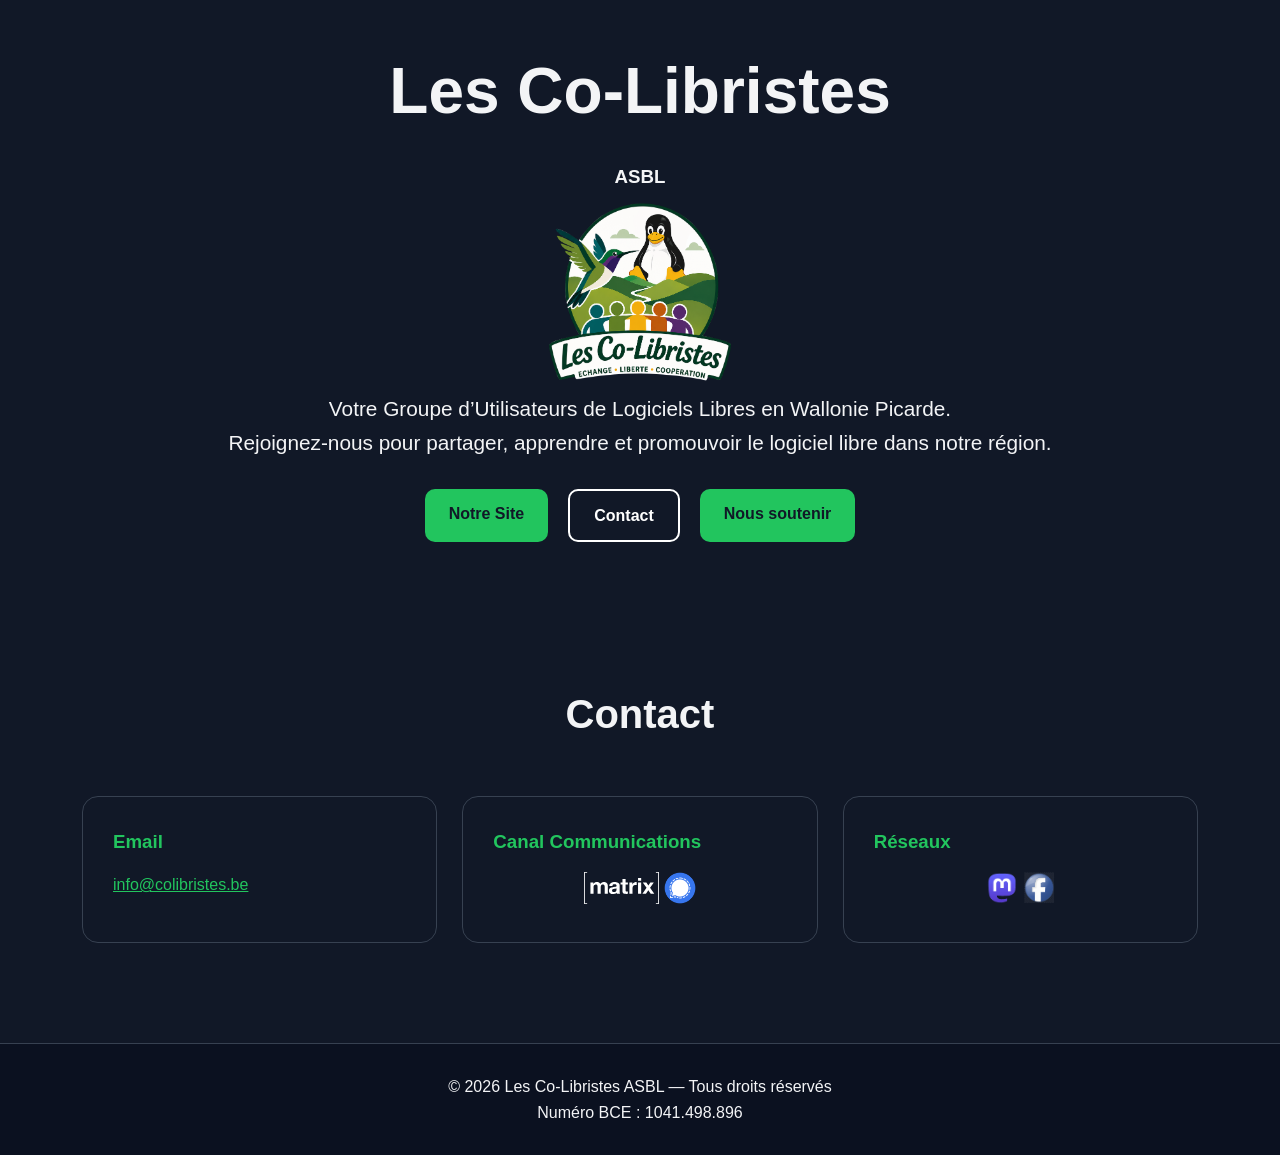
<file: v-card.html>
<!-- index.html -->
<!DOCTYPE html>
<html lang="fr">
<head>
    <meta charset="UTF-8">
    <meta name="viewport" content="width=device-width, initial-scale=1.0">
    <title>Les Co-Libristes ASBL</title>
    <link rel="icon" type="image/x-icon" href="img/icons8-linux-48.png">

    <link rel="stylesheet" href="style.css">
    <script src="script.js"></script>
</head>
<body>

        <div class="hero-content">
            <h1>Les Co-Libristes</h1>
            <h3>ASBL</h3>
            <img src="img/logo.png" width="200" height="200" alt="Image d'accueil" class="hero-image">
            <p>
                Votre Groupe d’Utilisateurs de Logiciels Libres en Wallonie Picarde.<br>
                Rejoignez-nous pour partager, apprendre et promouvoir le logiciel libre dans notre région.
            </p>

            <div class="hero-buttons">
                <a href="index.html" class="btn primary">Notre Site</a>
                <a href="#contact" class="btn secondary">Contact</a>
                <a href="cadre.html" class="btn primary">Nous soutenir</a>
            </div>
        </div>
    <div include-html="contact.html"></div>
    <div include-html="footer.html"></div>
    <script>includeHTML();</script>
</body>
</html>
</file>
<file: style.css>
/* style.css */

* {
    margin: 0;
    padding: 0;
    box-sizing: border-box;
}

html {
    scroll-behavior: smooth;
}

body {
    font-family: Arial, sans-serif;
    line-height: 1.6;
    background: #111827;
    color: #f3f4f6;
}

a {
    color: #22c55e; 
}
a:hover {
    color: #16a34a;
}

/* CONTAINER */

.container {
    width: 90%;
    max-width: 1200px;
    margin: auto;
}

/* NAVBAR */

.navbar {
    display: flex;
    justify-content: space-between;
    align-items: center;
    padding: 20px 40px;
    position: fixed;
    top: 0;
    background: rgba(17, 24, 39, 0.95);
    backdrop-filter: blur(10px);
    z-index: 1000;
    width: 100%;
}

.logo {
    font-size: 1.5rem;
    font-weight: bold;
    color: #22c55e;
    align-items: center;
    display: flex;
    gap: 10px;
}

.logo-link {
    text-decoration: none;
}
.logo-link img:hover {
    animation: rotation 4s infinite linear;
}

.nav-links {
    display: flex;
    list-style: none;
    gap: 20px;
}

.nav-links a {
    text-decoration: none;
    color: white;
    transition: 0.3s;
}

.nav-links a:hover {
    color: #22c55e;
}

.menu-toggle {
    display: none;
    background: none;
    border: none;
    color: white;
    font-size: 2rem;
    cursor: pointer;
}

/* HERO */

.hero {
    min-height: 100vh;
    display: flex;
    flex-direction: column;
    background:
        linear-gradient(rgba(0,0,0,0.6), rgba(0,0,0,0.7)),
        url('img/lat.jpg') center/cover;
}

.hero-logo {
    width: 150px;
    height: auto;
}

.hero-content {
    flex: 1;
    display: flex;
    flex-direction: column;
    justify-content: center;
    align-items: center;
    text-align: center;
    padding: 40px;
}

.hero-content h1 {
    font-size: 4rem;
    margin-bottom: 20px;
}

.hero-content p {
    font-size: 1.3rem;
    margin-bottom: 30px;
}

.hero-buttons {
    display: flex;
    gap: 20px;
}



/* BUTTONS */

.btn {
    display: inline-block;
    padding: 12px 24px;
    border-radius: 10px;
    text-decoration: none;
    transition: 0.3s;
    font-weight: bold;
}

.btn.primary {
    background: #22c55e;
    color: #111827;
}

.btn.primary:hover {
    background: #16a34a;
}

.btn.secondary {
    border: 2px solid white;
    color: white;
}

.btn.secondary:hover {
    background: white;
    color: #111827;
}

/* SECTIONS */

.section {
    padding: 100px 20px;
}

.section.alt {
    background: #1f2937;
}

.section h2 {
    text-align: center;
    margin-bottom: 50px;
    font-size: 2.5rem;
}

/* GRID */

.content-grid,
.contact-grid,
.values-list {
    display: grid;
    grid-template-columns: repeat(auto-fit, minmax(250px, 1fr));
    gap: 25px;
}

.content-grid-large,
.contact-grid-large,
.values-list-large {
    display: grid;
    grid-template-columns: repeat(auto-fit, minmax(400px, 1fr));
    gap: 25px;
}

/* CARDS */

.card,
.contact-card,
.value-item,
.timeline-content,
.join-box {
    background: #111827;
    padding: 30px;
    border-radius: 16px;
    border: 1px solid #374151;
    transition: 0.3s;
}

.card h3,h4{
    margin-bottom: 15px;
    color: #22c55e;
}

.contact-card img:hover {
    -webkit-transform:scale(1.25); /* Safari and Chrome */
    -moz-transform:scale(1.25); /* Firefox */
    -ms-transform:scale(1.25); /* IE 9 */
    -o-transform:scale(1.25); /* Opera */
     transform:scale(1.25);
}

.contact-info {
    display: flex;
    align-items: center;
    gap: 15px;
}

.card:hover,
.contact-card:hover,
.value-item:hover,
.join-box:hover {
    transform: translateY(-10px);
    border-color: #22c55e;
    box-shadow: 0 10px 20px rgba(34, 197, 94, 0.2);
}

.join-box h3 {
    margin-bottom: 15px;
    color: #22c55e;
    text-align: left;
}
.join-box ul {
    list-style:disc;
    padding: 10px;
    text-align: left;
}

.card h3,
.contact-card h3,
.value-item h3 {
    margin-bottom: 15px;
    color: #22c55e;
}

.citation {
      color: #d1d5db;
      word-spacing: 0.5em;
      font-style: italic;

}

.card-image {
    width: 64px;
    height: auto;
}

/* TIMELINE */

.timeline {
    display: flex;
    flex-direction: column;
    gap: 30px;
}

.timeline-item {
    display: grid;
    grid-template-columns: 150px 1fr;
    gap: 20px;
}

.timeline-date {
    font-weight: bold;
    color: #22c55e;
}

/* JOIN */

.join-box {
    text-align: center;
}

.join-box p {
    margin-bottom: 25px;
}

.strike {
    text-decoration: line-through;
    color: #9ca3af;
}

/* FOOTER */

.footer {
    background: #0b1120;
    padding: 30px;
    text-align: center;
    border-top: 1px solid #374151;
}

.search-container {
    margin: 1rem 0;
    width: 100%;
}
#glossary-search {
    width: 50%;
    padding: 1rem;
    border: 1px solid #22c55e;
    border-radius: 4px;
    font-size: 1rem;
    margin-bottom: 1rem;
}

/* RESPONSIVE */

@media (max-width: 1060px) {

    .menu-toggle {
        display: block;
    }

    .nav-links {
        position: absolute;
        top: 80px;
        right: 20px;
        background: #1f2937;
        flex-direction: column;
        padding: 20px;
        border-radius: 10px;
        display: none;
    }

    .nav-links.active {
        display: flex;
    }

    .hero-content h1 {
        font-size: 2.8rem;
    }

    .timeline-item {
        grid-template-columns: 1fr;
    }

    .hero-buttons {
        flex-direction: column;
    }
}

@keyframes rotation {
  from {
    transform: rotate(0deg);
  }
  to {
    transform: rotate(360deg);
  }
}
</file>
